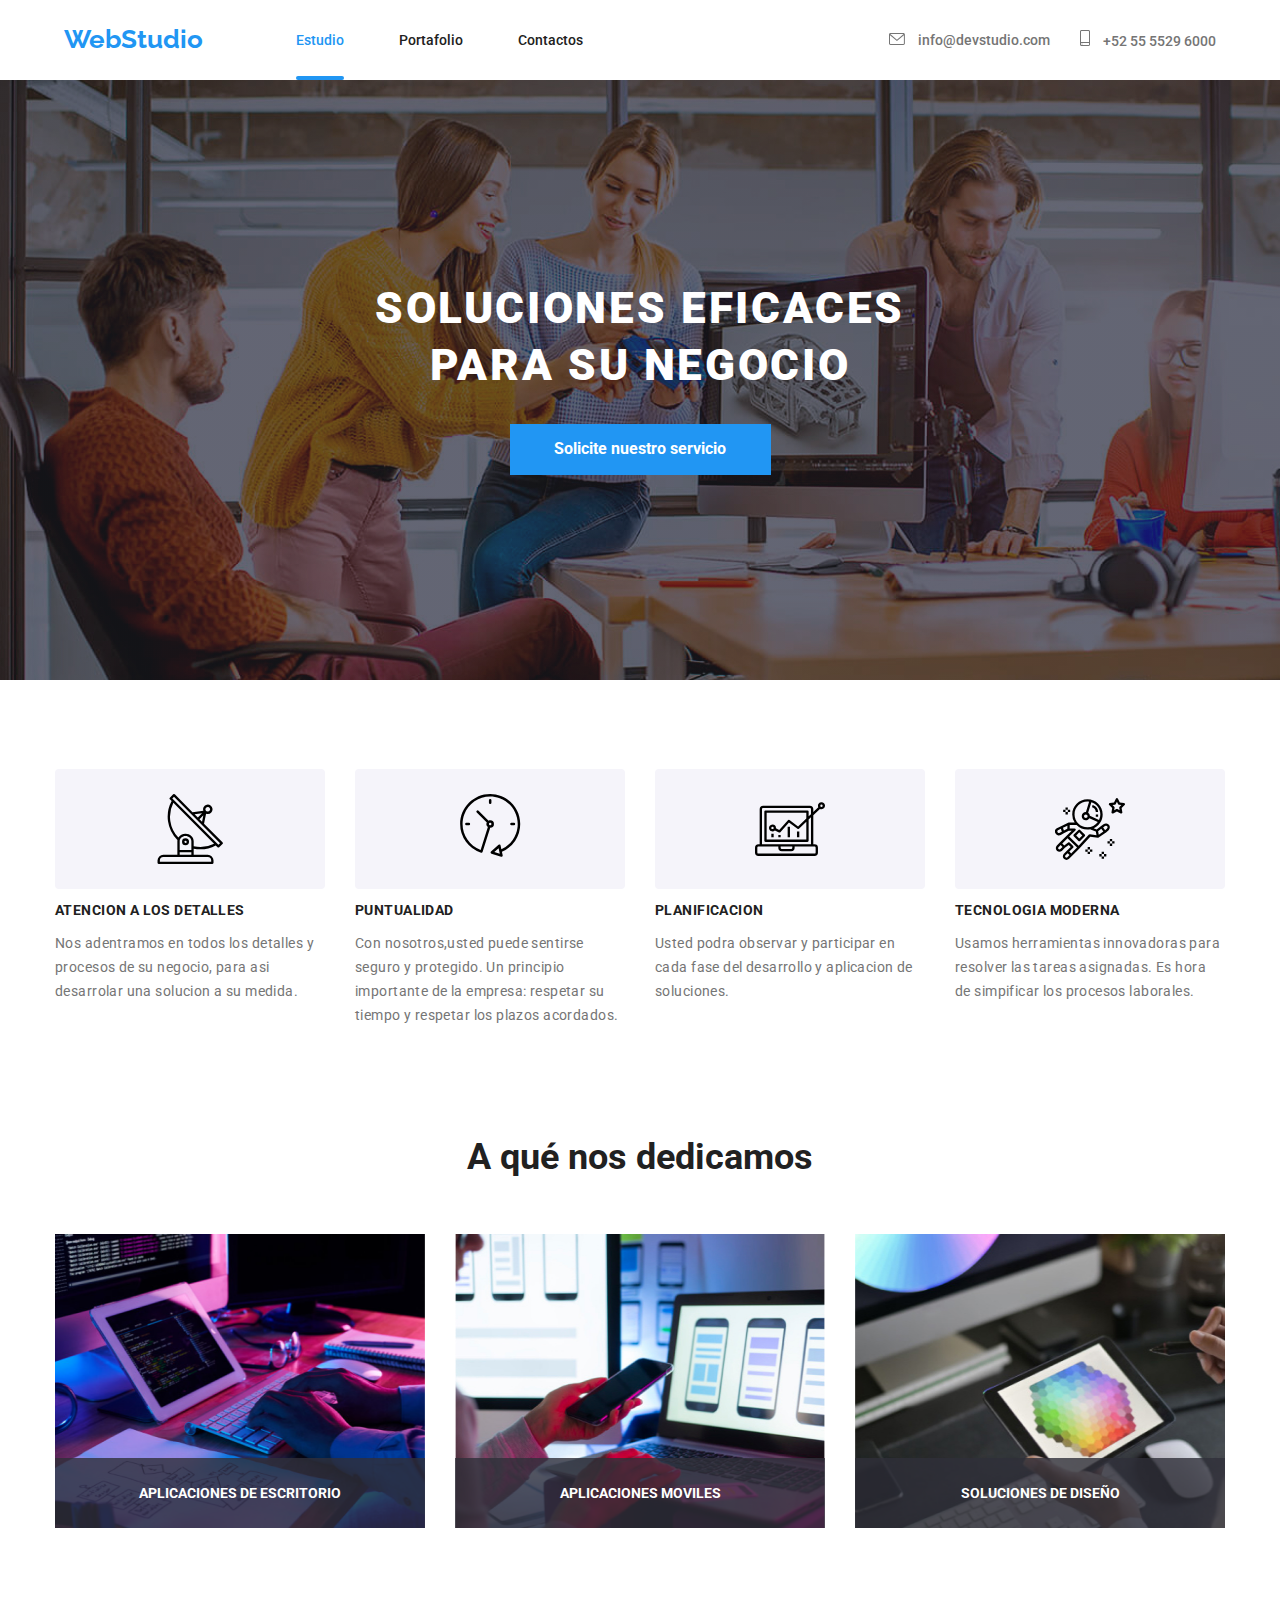
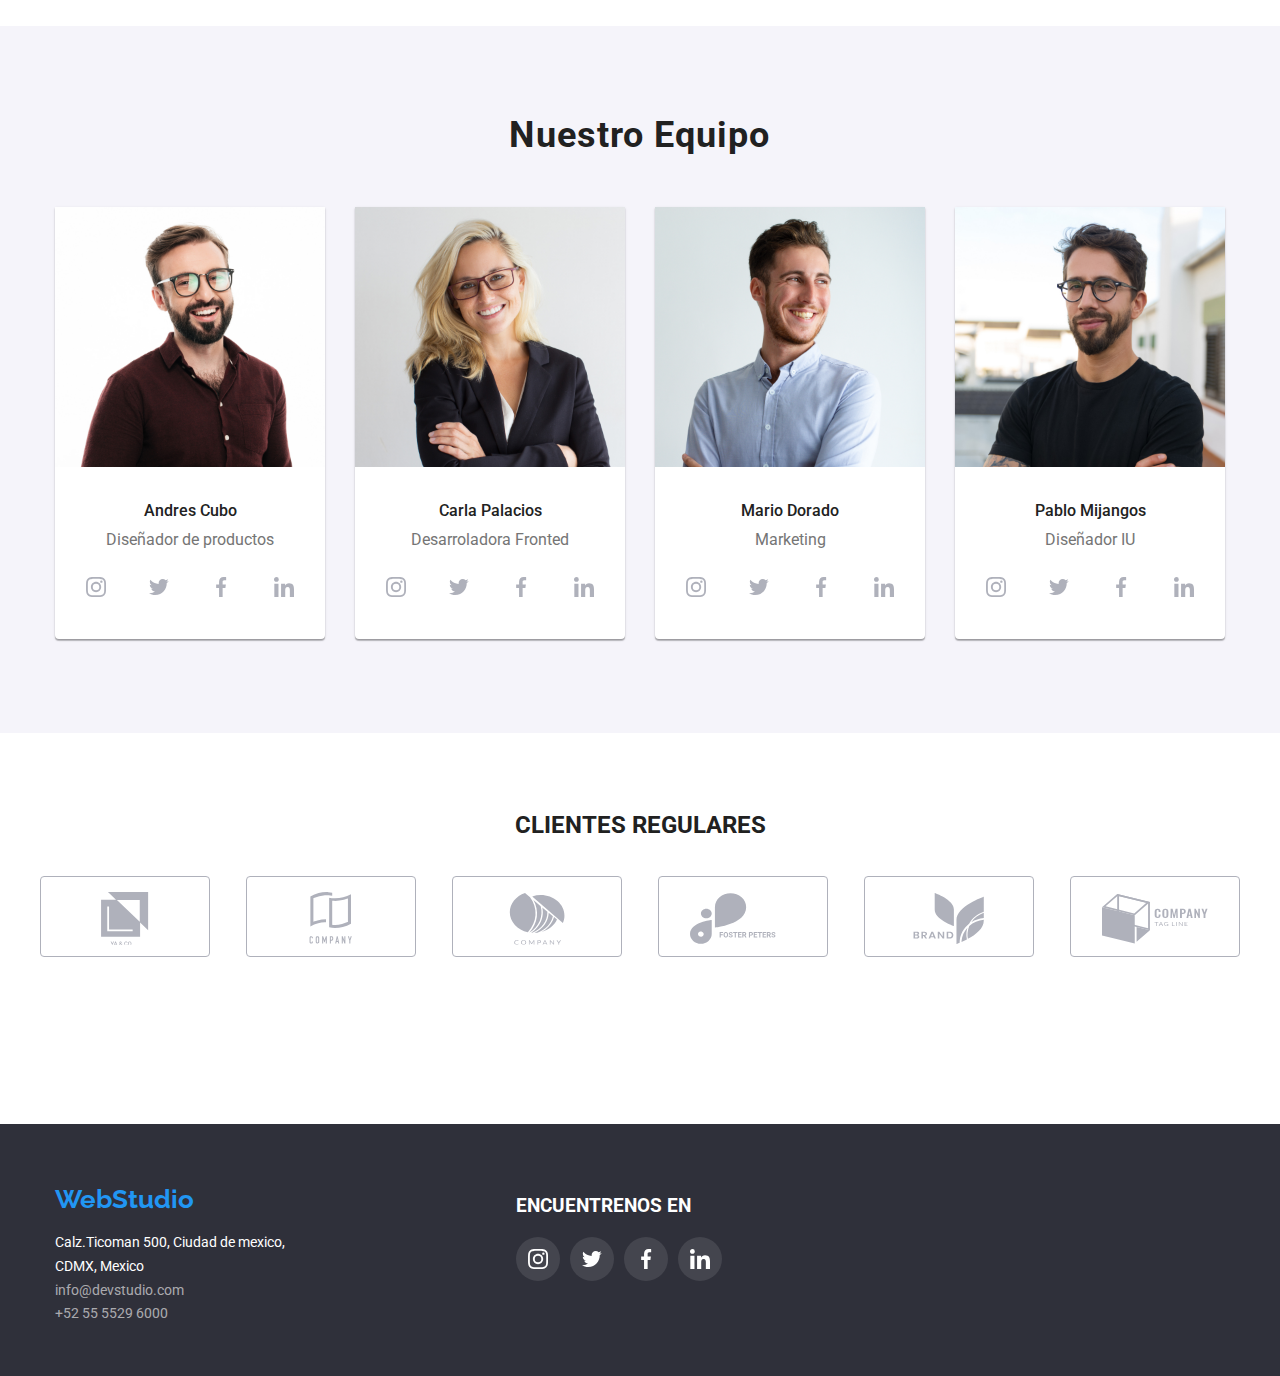
<file: index.html>
<!DOCTYPE html>
<html lang="es">
  <head>
    <meta charset="UTF-8" />
    <meta http-equiv="X-UA-Compatible" content="IE=edge" />
    <meta name="viewport" content="width=device-width, initial-scale=1.0" />
    <link rel="stylesheet" href="./CSS/styles.css" />
    <link rel="preconnect" href="https://fonts.googleapis.com" />
    <link rel="preconnect" href="https://fonts.gstatic.com" crossorigin />
    <link
      rel="stylesheet"
      href="https://cdnjs.cloudflare.com/ajax/libs/modern-normalize/1.0.0/modern-normalize.min.css"
    />
    <link
      href="https://fonts.googleapis.com/css2?family=Raleway:ital,wght@0,700;1,700&family=Roboto:ital,wght@0,400;0,500;0,700;0,900;1,400;1,500;1,700;1,900&display=swap"
      rel="stylesheet"
    />
    <title>Document</title>
  </head>

  <body>
    <header>
      <div class="container">
        <nav class="navbar">
          <div>
            <a class="nav-link link" href="#">WebStudio</a>
          </div>
          <ul class="link navigation-items">
            <li>
              <a
                class="navigation-item current-link"
                href="#"
                target="_self"
                rel="noopener noreferrer"
                >Estudio</a
              >
            </li>
            <li>
              <a
                class="navigation-item"
                href="./portfolio.html"
                target="_self"
                rel="noopener noreferrer"
                >Portafolio</a
              >
            </li>
            <li>
              <a
                class="navigation-item"
                href="#"
                target="_blank"
                rel="noopener noreferrer"
                >Contactos</a
              >
            </li>
          </ul>
          <div class="navbar">
            <ul class="link links-contact">
              <li>
                <a href="mailto:info@devstudio.com" class="info link"
                  ><svg class="icon-email" width="16" height="12">
                    <use href="./images/icons.svg#icon-email"></use>
                  </svg>
                  info@devstudio.com</a
                >
              </li>
              <li class="padding-30">
                <a href="tel:+525555296000" class="phone link"
                  ><svg class="icon-icon-phone" width="10" height="16">
                    <use href="./images/icons.svg#icon-icon-phone"></use>
                  </svg>
                  +52 55 5529 6000</a
                >
              </li>
            </ul>
          </div>
        </nav>
      </div>
    </header>
    <main>
      <section class="bg-main hero">
        <h1 class="text-white">SOLUCIONES EFICACES PARA SU NEGOCIO</h1>
        <div>
          <button class="button" type="button" data-modal-open>
            Solicite nuestro servicio
          </button>
        </div>
      </section>

      <section class="container">
        <ul class="link section about-section">
          <li class="p-30">
            <div class="about-icon">
              <svg class="" width="70" height="70">
                <use href="./images/icons.svg#icon-atentiondetails"></use>
              </svg>
            </div>
            <h3 class="primary-color">ATENCION A LOS DETALLES</h3>
            <p class="detail-color">
              Nos adentramos en todos los detalles y procesos de su negocio,
              para asi desarrolar una solucion a su medida.
            </p>
          </li>
          <li class="p-30">
            <div class="about-icon">
              <svg class="" width="70" height="70">
                <use href="./images/icons.svg#icon-puntuality"></use>
              </svg>
            </div>
            <h3 class="primary-color">PUNTUALIDAD</h3>
            <p class="detail-color">
              Con nosotros,usted puede sentirse seguro y protegido. Un principio
              importante de la empresa: respetar su tiempo y respetar los plazos
              acordados.
            </p>
          </li>
          <li class="p-30">
            <div class="about-icon">
              <svg class="" width="70" height="70">
                <use href="./images/icons.svg#icon-planning"></use>
              </svg>
            </div>
            <h3 class="primary-color">PLANIFICACION</h3>
            <p class="detail-color">
              Usted podra observar y participar en cada fase del desarrollo y
              aplicacion de soluciones.
            </p>
          </li>
          <li>
            <div class="about-icon">
              <svg class="" width="70" height="70">
                <use href="./images/icons.svg#icon-modern-tecnology"></use>
              </svg>
            </div>
            <h3 class="primary-color">TECNOLOGIA MODERNA</h3>
            <p class="detail-color">
              Usamos herramientas innovadoras para resolver las tareas
              asignadas. Es hora de simpificar los procesos laborales.
            </p>
          </li>
        </ul>
      </section>
      <section class="container">
        <div class="services">
          <h2 class="main-color">A qué nos dedicamos</h2>
          <ul class="link images-services">
            <li>
              <div class="thumb">
                <img
                  src="./images/box1.png"
                  alt="persona digitando"
                  width="370"
                  height="294"
                />
                <p class="label">APLICACIONES DE ESCRITORIO</p>
              </div>
            </li>
            <li>
              <div class="thumb">
                <img
                  src="./images/box2.jpg"
                  alt="telefonocelular"
                  width="370"
                  height="294"
                />
                <p class="label">APLICACIONES MOVILES</p>
              </div>
            </li>
            <li>
              <div class="thumb">
                <img
                  src="./images/box3.jpg"
                  alt="tablet"
                  width="370"
                  height="294"
                />
                <p class="label">SOLUCIONES DE DISEÑO</p>
              </div>
            </li>
          </ul>
        </div>
      </section>
      <section class="bg-section section">
        <div class="container our-team">
          <h2 class="team p-50">Nuestro Equipo</h2>
          <ul class="link our-team-cards">
            <li>
              <img
                src="./images/diseñadorproductos.jpg"
                alt="diseñador productos"
                width="270"
                height="260"
              />
              <div class="card-body">
                <h3 class="team-cards">Andres Cubo</h3>
                <p class="detail-team-card">Diseñador de productos</p>
                <div class="icon-social-team">
                  <a class="icon-social">
                    <svg class="" width="20" height="20">
                      <use href="./images/icons.svg#icon-instagram"></use>
                    </svg>
                  </a>
                  <a class="icon-social">
                    <svg class="" width="20" height="20">
                      <use href="./images/icons.svg#icon-twitter"></use>
                    </svg>
                  </a>
                  <a class="icon-social">
                    <svg class="" width="20" height="20">
                      <use href="./images/icons.svg#icon-facebook"></use>
                    </svg>
                  </a>
                  <a class="icon-social">
                    <svg class="" width="20" height="20">
                      <use href="./images/icons.svg#icon-linkedin"></use>
                    </svg>
                  </a>
                </div>
              </div>
            </li>
            <li>
              <img
                src="./images/devfrontend.jpg"
                alt="dev frontend"
                width="270"
                height="260"
              />
              <div class="card-body">
                <h3 class="team-cards">Carla Palacios</h3>
                <p class="detail-team-card">Desarroladora Fronted</p>
                <div class="icon-social-team">
                  <a class="icon-social">
                    <svg class="" width="20" height="20">
                      <use href="./images/icons.svg#icon-instagram"></use>
                    </svg>
                  </a>
                  <a class="icon-social">
                    <svg class="" width="20" height="20">
                      <use href="./images/icons.svg#icon-twitter"></use>
                    </svg>
                  </a>
                  <a class="icon-social">
                    <svg class="" width="20" height="20">
                      <use href="./images/icons.svg#icon-facebook"></use>
                    </svg>
                  </a>
                  <a class="icon-social">
                    <svg class="" width="20" height="20">
                      <use href="./images/icons.svg#icon-linkedin"></use>
                    </svg>
                  </a>
                </div>
              </div>
            </li>
            <li>
              <img
                src="./images/marketing.jpg"
                alt="marketing"
                width="270"
                height="260"
              />
              <div class="card-body">
                <h3 class="team-cards">Mario Dorado</h3>
                <p class="detail-team-card">Marketing</p>
                <div class="icon-social-team">
                  <a class="icon-social">
                    <svg class="" width="20" height="20">
                      <use href="./images/icons.svg#icon-instagram"></use>
                    </svg>
                  </a>
                  <a class="icon-social">
                    <svg class="" width="20" height="20">
                      <use href="./images/icons.svg#icon-twitter"></use>
                    </svg>
                  </a>
                  <a class="icon-social">
                    <svg class="" width="20" height="20">
                      <use href="./images/icons.svg#icon-facebook"></use>
                    </svg>
                  </a>
                  <a class="icon-social">
                    <svg class="" width="20" height="20">
                      <use href="./images/icons.svg#icon-linkedin"></use>
                    </svg>
                  </a>
                </div>
              </div>
            </li>
            <li>
              <img
                src="images/diseñadorIU.jpg"
                alt="diseñador IU"
                width="270"
                height="260"
              />
              <div class="card-body">
                <h3 class="team-cards">Pablo Mijangos</h3>
                <p class="detail-team-card">Diseñador IU</p>
                <div class="icon-social-team">
                  <a class="icon-social">
                    <svg class="" width="20" height="20">
                      <use href="./images/icons.svg#icon-instagram"></use>
                    </svg>
                  </a>
                  <a class="icon-social">
                    <svg class="" width="20" height="20">
                      <use href="./images/icons.svg#icon-twitter"></use>
                    </svg>
                  </a>
                  <a class="icon-social">
                    <svg class="" width="20" height="20">
                      <use href="./images/icons.svg#icon-facebook"></use>
                    </svg>
                  </a>
                  <a class="icon-social">
                    <svg class="" width="20" height="20">
                      <use href="./images/icons.svg#icon-linkedin"></use>
                    </svg>
                  </a>
                </div>
              </div>
            </li>
          </ul>
        </div>
      </section>
    </main>
    <section>
      <div class="container section-customers">
        <h2>CLIENTES REGULARES</h2>
        <ul class="link icons-customers">
          <li class="icon-customers">
            <a href=""
              ><svg width="106" height="52.8">
                <use href="./images/icons.svg#icon-grupo"></use>
              </svg>
            </a>
          </li>
          <li class="icon-customers">
            <a href=""
              ><svg width="106" height="52.8">
                <use href="./images/icons.svg#icon-company"></use>
              </svg>
            </a>
          </li>
          <li class="icon-customers">
            <a href=""
              ><svg width="106" height="52.8">
                <use href="./images/icons.svg#icon-company2"></use>
              </svg>
            </a>
          </li>
          <li class="icon-customers">
            <a href=""
              ><svg width="106" height="52.8">
                <use href="./images/icons.svg#icon-foster-peters"></use>
              </svg>
            </a>
          </li>
          <li class="icon-customers">
            <a href=""
              ><svg width="106" height="52.8">
                <use href="./images/icons.svg#icon-brand"></use>
              </svg>
            </a>
          </li>
          <li class="icon-customers">
            <a href=""
              ><svg width="106" height="52.8">
                <use href="./images/icons.svg#icon-company-tag-line"></use>
              </svg>
            </a>
          </li>
        </ul>
      </div>
    </section>
    <div class="bg-main-footer social-footer">
      <footer class="container">
        <a class="nav-link link" href="#"> WebStudio</a>
        <address>
          <ul class="link info-links-footer">
            <li>
              <a
                class="addres link"
                href="#"
                target="_blank"
                rel="noopner noreferrer"
                >Calz.Ticoman 500, Ciudad de mexico, CDMX, Mexico</a
              >
            </li>
            <li>
              <a class="info-footer link" href="mailto:info@devstudio.com"
                >info@devstudio.com</a
              >
            </li>
            <li>
              <a class="phone-footer link" href="+525555296000"
                >+52 55 5529 6000</a
              >
            </li>
          </ul>
        </address>

        <div class="icons-social-footer">
          <h3>ENCUENTRENOS EN</h3>
          <div class="icons-socials">
            <a class="icon-social-footer">
              <svg class="" width="20" height="20">
                <use href="./images/icons.svg#icon-instagram"></use>
              </svg>
            </a>
            <a class="icon-social-footer">
              <svg class="" width="20" height="20">
                <use href="./images/icons.svg#icon-twitter"></use>
              </svg>
            </a>
            <a class="icon-social-footer">
              <svg class="" width="20" height="20">
                <use href="./images/icons.svg#icon-facebook"></use>
              </svg>
            </a>
            <a class="icon-social-footer">
              <svg class="" width="20" height="20">
                <use href="./images/icons.svg#icon-linkedin"></use>
              </svg>
            </a>
          </div>
        </div>
      </footer>
    </div>
    <div class="backdrop is-hidden" data-modal>
      <div class="modal">
        <button type="button" data-modal-close>
          <svg class="" width="11" height="11">
            <use href="./images/close-modal.svg#icon-close-modal"></use>
          </svg>
        </button>
      </div>
    </div>
    <script src="./js/modal.js"></script>
  </body>
</html>
</file>
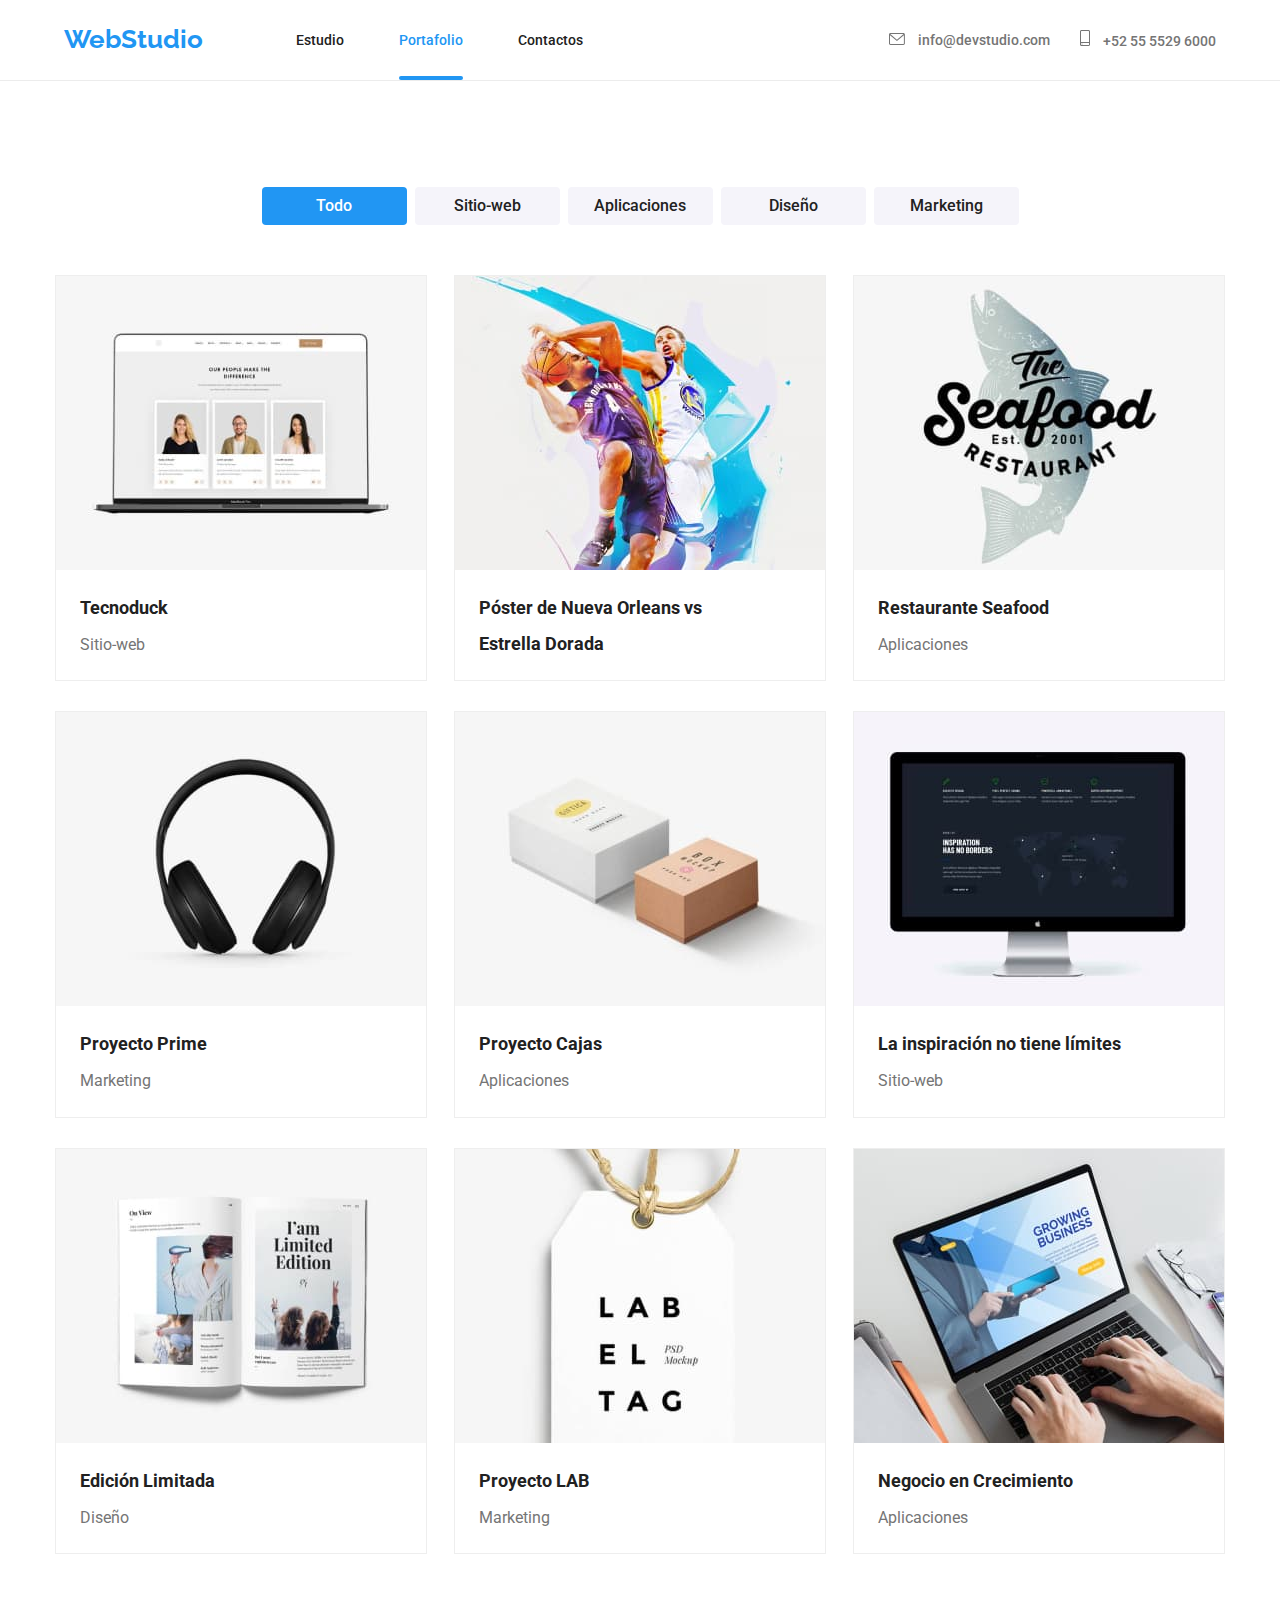
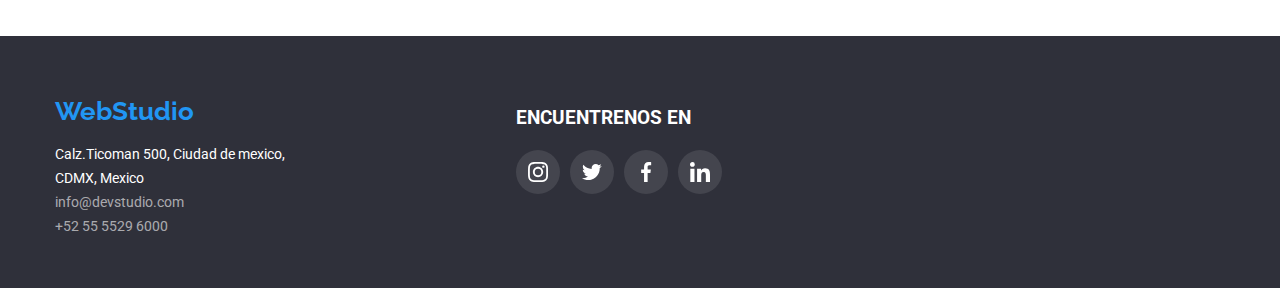
<file: portfolio.html>
<!DOCTYPE html>
<html lang="en">
  <head>
    <meta charset="UTF-8" />
    <meta http-equiv="X-UA-Compatible" content="IE=edge" />
    <meta name="viewport" content="width=device-width, initial-scale=1.0" />
    <link rel="stylesheet" href="./CSS/styles.css" />
    <link rel="preconnect" href="https://fonts.googleapis.com" />
    <link rel="preconnect" href="https://fonts.gstatic.com" crossorigin />
    <link
      rel="stylesheet"
      href="https://cdnjs.cloudflare.com/ajax/libs/modern-normalize/1.0.0/modern-normalize.min.css"
    />
    <link
      href="https://fonts.googleapis.com/css2?family=Raleway:ital,wght@0,700;1,700&family=Roboto:ital,wght@0,400;0,500;0,700;0,900;1,400;1,500;1,700;1,900&display=swap"
      rel="stylesheet"
    />
    <title>Document</title>
  </head>
  <body>
    <header class="border-header">
      <div class="container">
        <nav class="navbar">
          <div>
            <a class="nav-link link" href="./index.html">WebStudio</a>
          </div>
          <ul class="link navigation-items">
            <li>
              <a
                class="navigation-item"
                href="./index.html "
                target="_self"
                rel="noopener noreferrer"
                >Estudio</a
              >
            </li>
            <li>
              <a
                class="navigation-item current-link"
                href="#"
                target="_self"
                rel="noopener noreferrer"
                >Portafolio</a
              >
            </li>
            <li>
              <a
                class="navigation-item"
                href="#"
                target="_blank"
                rel="noopener noreferrer"
                >Contactos</a
              >
            </li>
          </ul>
          <div class="navbar">
            <ul class="link links-contact">
              <li>
                <a href="mailto:info@devstudio.com" class="info link"
                  ><svg class="icon-email" width="16" height="12">
                    <use href="./images/icons.svg#icon-email"></use>
                  </svg>
                  info@devstudio.com</a
                >
              </li>
              <li class="padding-30">
                <a href="tel:+525555296000" class="phone link"
                  ><svg class="icon-icon-phone" width="10" height="16">
                    <use href="./images/icons.svg#icon-icon-phone"></use>
                  </svg>
                  +52 55 5529 6000</a
                >
              </li>
            </ul>
          </div>
        </nav>
      </div>
    </header>
    <main>
      <div class="container">
        <ul class="link buttons-filters">
          <li>
            <button class="button-filter current-button" type="button">
              Todo
            </button>
          </li>
          <li>
            <button class="button-filter" type="button">Sitio-web</button>
          </li>
          <li>
            <button class="button-filter" type="button">Aplicaciones</button>
          </li>
          <li>
            <button class="button-filter" type="button">Diseño</button>
          </li>
          <li>
            <button class="button-filter" type="button">Marketing</button>
          </li>
        </ul>
      </div>
      <div class="container">
        <ul class="link portfolio-section">
          <li class="card-container">
            <a class="link" href="#">
              <div class="animation-card-hidden">
                <img
                  src="./images/laptop.jpg"
                  alt="laptop-tecnoduck"
                  width="370"
                  height="294"
                />
                <div class="card-animation">
                  <p>
                    Tecnoduck es una plataforma de distribución de coronavirus
                    de última generación. Las compañías usan esta plataforma
                    para el espionaje digital y los ataques a los servidores
                    seguros de la competencia.
                  </p>
                </div>
              </div>
              <h3 class="project">Tecnoduck</h3>
              <p class="detail-project">Sitio-web</p>
            </a>
          </li>
          <li class="card-container">
            <a class="link" href="#">
              <div class="animation-card-hidden">
                <img
                  src="./images/posterbasketball.jpg"
                  alt="poster-basketball"
                  width="370"
                  height="294"
                />
                <div class="card-animation">
                  <p>
                    Lorem ipsum, dolor sit amet consectetur adipisicing elit.
                    Odio nesciunt reprehenderit libero repellat dicta quisquam,
                    harum voluptates natus dolorem, porro doloribus obcaecati
                    enim hic velit dolorum maiores error modi quo.
                  </p>
                </div>
              </div>
              <h3 class="project">
                Póster de Nueva Orleans vs <br />
                Estrella Dorada
              </h3>
            </a>
          </li>
          <li class="card-container">
            <a class="link" href="#">
              <div class="animation-card-hidden">
                <img
                  src="./images/restaurant.jpg"
                  alt="logo-restaurant"
                  width="370"
                  height="294"
                />
                <div class="card-animation">
                  <p>
                    Lorem ipsum, dolor sit amet consectetur adipisicing elit.
                    Iure odit itaque temporibus! Delectus ab in asperiores,
                    error atque omnis magni inventore maiores culpa fugiat
                    dolorem fugit dolores mollitia ipsa magnam!
                  </p>
                </div>
              </div>
              <h3 class="project">Restaurante Seafood</h3>
              <p class="detail-project">Aplicaciones</p></a
            >
          </li>
          <li class="card-container">
            <a class="link" href="#"
              ><div class="animation-card-hidden">
                <img
                  src="./images/headphones.jpg"
                  alt="headphones"
                  width="370"
                  height="294"
                />
                <div class="card-animation">
                  <p>
                    Lorem ipsum dolor sit amet consectetur adipisicing elit.
                    Iste error voluptate illum delectus minus! Corrupti
                    reprehenderit labore, incidunt nesciunt magni porro,
                    mollitia ducimus maiores ad quae quam facere voluptatum!
                    Rem!s
                  </p>
                </div>
              </div>
              <h3 class="project">Proyecto Prime</h3>
              <p class="detail-project">Marketing</p></a
            >
          </li>
          <li class="card-container">
            <a class="link" href="#"
              ><div class="animation-card-hidden">
                <img
                  src="./images/box.jpg"
                  alt="box"
                  width="370"
                  height="294"
                />
                <div class="card-animation">
                  <p>
                    Lorem ipsum dolor sit amet consectetur adipisicing elit.
                    Veritatis provident asperiores autem incidunt ea accusamus,
                    adipisci dolore perspiciatis tempora eum minus placeat
                    sapiente voluptatem obcaecati? Ab, maiores. Aspernatur,
                    porro iure.
                  </p>
                </div>
              </div>
              <h3 class="project">Proyecto Cajas</h3>
              <p class="detail-project">Aplicaciones</p></a
            >
          </li>
          <li class="card-container">
            <a class="link" href="#"
              ><div class="animation-card-hidden">
                <img src="./images/pc.jpg" alt="pc" width="370" height="294" />
                <div class="card-animation">
                  <p>
                    Lorem, ipsum dolor sit amet consectetur adipisicing elit.
                    Mollitia deserunt amet iure sapiente voluptates beatae in
                    rerum possimus, debitis illo quae eveniet. Doloremque,
                    voluptatibus perspiciatis. Reiciendis expedita quibusdam
                    officia delectus?
                  </p>
                </div>
              </div>

              <h3 class="project">La inspiración no tiene límites</h3>
              <p class="detail-project">Sitio-web</p></a
            >
          </li>
          <li class="card-container">
            <a class="link" href="#"
              ><div class="animation-card-hidden">
                <img
                  src="./images/book.jpg"
                  alt="book"
                  width="370"
                  height="294"
                />
                <div class="card-animation">
                  <p>
                    Lorem ipsum dolor sit amet consectetur adipisicing elit.
                    Tenetur recusandae totam eaque iusto mollitia veritatis eum
                    odit! Beatae, sequi. Non reiciendis, ipsa cum soluta commodi
                    ex tenetur. Et, laborum nostrum.
                  </p>
                </div>
              </div>

              <h3 class="project">Edición Limitada</h3>
              <p class="detail-project">Diseño</p></a
            >
          </li>
          <li class="card-container">
            <a class="link" href="#"
              ><div class="animation-card-hidden">
                <img
                  src="./images/proyectlab.jpg"
                  alt="proyect-marketing"
                  width="370"
                  height="294"
                />
                <div class="card-animation">
                  <p>
                    Lorem ipsum dolor sit amet consectetur adipisicing elit.
                    Consectetur nulla fugiat vitae officia, quam veniam odit
                    sit, fuga, quisquam doloribus quis. Necessitatibus eaque
                    dicta dolores maxime maiores amet dolorum similique.
                  </p>
                </div>
              </div>

              <h3 class="project">Proyecto LAB</h3>
              <p class="detail-project">Marketing</p></a
            >
          </li>
          <li class="card-container">
            <a class="link" href="#"
              ><div class="animation-card-hidden">
                <img
                  src="./images/bussines.jpg"
                  alt="app-bussines"
                  width="370"
                  height="294"
                />
                <div class="card-animation">
                  <p>
                    Lorem ipsum dolor sit amet consectetur adipisicing elit.
                    Voluptatum rem nesciunt, quasi consequatur consectetur
                    laudantium eveniet asperiores autem reprehenderit. Voluptate
                    voluptatem qui dolorem blanditiis molestias possimus rerum
                    tempora facere illum!
                  </p>
                </div>
              </div>
              <h3 class="project">Negocio en Crecimiento</h3>
              <p class="detail-project">Aplicaciones</p></a
            >
          </li>
        </ul>
      </div>
    </main>
    <div class="bg-main-footer social-footer">
      <footer class="container">
        <a class="nav-link link" href="./index.html"> WebStudio</a>
        <address>
          <ul class="link info-links-footer">
            <li>
              <a
                class="addres link"
                href="#"
                target="_blank"
                rel="noopner noreferrer"
                >Calz.Ticoman 500, Ciudad de mexico, CDMX, Mexico</a
              >
            </li>
            <li>
              <a class="info-footer link" href="mailto:info@devstudio.com"
                >info@devstudio.com</a
              >
            </li>
            <li>
              <a class="phone-footer link" href="+525555296000"
                >+52 55 5529 6000</a
              >
            </li>
          </ul>
        </address>

        <div class="icons-social-footer">
          <h3>ENCUENTRENOS EN</h3>
          <div class="icons-socials">
            <a class="icon-social-footer">
              <svg class="" width="20" height="20">
                <use href="./images/icons.svg#icon-instagram"></use>
              </svg>
            </a>
            <a class="icon-social-footer">
              <svg class="" width="20" height="20">
                <use href="./images/icons.svg#icon-twitter"></use>
              </svg>
            </a>
            <a class="icon-social-footer">
              <svg class="" width="20" height="20">
                <use href="./images/icons.svg#icon-facebook"></use>
              </svg>
            </a>
            <a class="icon-social-footer">
              <svg class="" width="20" height="20">
                <use href="./images/icons.svg#icon-linkedin"></use>
              </svg>
            </a>
          </div>
        </div>
      </footer>
    </div>
  </body>
</html>
</file>
<file: CSS/styles.css>
:root {
    --primary-color: #212121;
    --secondary-color: #2196F3;
    --detail-color: #757575;
    --text-white: #FFFFFF;
    --bg-main: #2F303A;
    --bg-section: #F5F4FA;
    --bg-card: #FFFFFF;
    --icon: #AFB1BB;
}


body,
button {
    font-family: 'Roboto', 'verdana', sans-serif !important;
    color: #212121;


}

.link {
    text-decoration: none;
    list-style-type: none;

}

.link .navigation-item {
    text-decoration: none;

}


/*header*/
.nav-link {
    font-family: 'Raleway', sans-serif;
    color: var(--secondary-color);
    font-weight: 700;
    font-size: 26px;
    line-height: 1.2;
}



.navigation-item {
    color: var(--primary-color);
    font-weight: 500;
    font-size: 14px;
    line-height: 1.1;
    transition: color 250ms cubic-bezier(0.4, 0, 0.2, 1);
}

.current-link {
    color: var(--secondary-color);
    position: relative;

}

.current-link::after {
    content: "";
    position: absolute;
    left: 0;
    top: 44px;
    bottom: 0;
    display: inline-block;
    width: 100%;
    height: 4px;
    background-color: var(--secondary-color);
    border-radius: 2px;


}




.navigation-item:hover,
.navigation-item:focus {
    color: var(--secondary-color);
}




.info {
    color: var(--detail-color);
    font-weight: 500;
    font-size: 14px;
    line-height: 1.1;
    transition: color 250ms cubic-bezier(0.4, 0, 0.2, 1)
}

.info:hover,
.info:focus {

    color: var(--secondary-color);
}


.icon-email {
    fill: currentColor;
    margin-right: 10px;
}

.icon-email:hover {
    fill: var(--secondary-color);
}



.phone {
    color: var(--detail-color);
    font-weight: 500;
    font-size: 14px;
    line-height: 1.1;
    transition: color 250ms cubic-bezier(0.4, 0, 0.2, 1)
}

.phone:hover,
.phone:focus {
    color: var(--secondary-color);
}

.icon-icon-phone {
    fill: currentColor;
    margin-right: 10px;
}

.icon-icon-phone:hover {
    fill: var(--secondary-color);
}

/*main*/
.bg-main {
    background-image: linear-gradient(to right, rgba(47, 48, 58, 0.4), rgba(47, 48, 58, 0.4)), url(../images/bg-main.jpg);
    background-size: cover;
    background-repeat: no-repeat;
}

.text-white {
    color: var(--text-white);
    font-weight: 900;
    font-size: 44px;
    line-height: 1.3;
    text-align: center;
    letter-spacing: 0.06em;
    margin-top: 0;
    margin-bottom: 30px;
}

.main-color {
    color: var(--primary-color);
    font-weight: 700;
    font-size: 36px;
    line-height: 1.2;
    margin-bottom: 55px;
}

.button {
    background-color: var(--secondary-color);
    color: var(--text-white);
    cursor: pointer;
    font-weight: 700;
    font-size: 16px;
    line-height: 1.9;
    border: 0;
    width: 261px;
    padding: 10px 32px 10px 32px;
}

.button:hover,
.button:focus {
    color: #188CE8;
}

.button:active {
    color: var(--text-white);
}

.primary-color {
    color: var(--primary-color);
    font-weight: 700;
    font-size: 14px;
    line-height: 1.1;
    letter-spacing: 0.03em;
}

.detail-color {
    color: var(--detail-color);
    font-weight: 400;
    font-size: 14px;
    line-height: 1.7;
    letter-spacing: 0.03em;


}

.bg-section {
    background-color: var(--bg-section);
}

.team {
    font-weight: 700;
    font-size: 36px;
    letter-spacing: 0.03em;
}

.team-cards {
    font-weight: 500;
    font-size: 16px;
    line-height: 1.2;
}

.detail-team-card {
    color: var(--detail-color);
    font-size: 16px;
    font-weight: 400;
    line-height: 1.2;
}


/*footer*/
.bg-main-footer {
    background-color: var(--bg-main);
    height: 252px;
    padding: 60px 0 60px 0;
}

.addres {
    color: var(--text-white);
    font-style: normal;
    font-weight: 400;
    font-size: 14px;
    line-height: 1.7;
}

.info-links-footer {
    margin: 6 0 0 0;
    padding: 0;
    width: 231px;
}

.info-footer {
    color: rgba(255, 255, 255, 0.6);
    font-style: normal;
    font-weight: 400;
    font-size: 14px;
    line-height: 1.7;
    transition: color 250ms cubic-bezier(0.4, 0, 0.2, 1)
}

.info-footer:hover,
.info-footer:focus {
    color: var(--secondary-color);
}

.phone-footer {
    color: rgba(255, 255, 255, 0.6);
    font-style: normal;
    font-weight: 400;
    font-size: 14px;
    line-height: 1.7;
    transition: color 250ms cubic-bezier(0.4, 0, 0.2, 1)
}

.phone-footer:hover,
.phone-footer:focus {
    color: var(--secondary-color);
}

/*portfolio-main*/

.link .current-button {
    background-color: var(--secondary-color);
    color: var(--text-white);
}

.button-filter {
    width: 145px;
    height: 38px;
    background-color: var(--bg-section);
    color: var(--primary-color);
    font-weight: 500;
    font-size: 16px;
    line-height: 1.6;
    cursor: pointer;
    border-radius: 4px;
    border: none;
    transition: background-color 250ms cubic-bezier(0.4, 0, 0.2, 1), color 250ms cubic-bezier(0.4, 0, 0.2, 1);
}

.button-filter:hover,
.button-filter:focus {
    background-color: var(--secondary-color);
    color: var(--text-white);
    box-shadow: 0px 3px 1px rgba(0, 0, 0, 0.1), 0px 1px 2px rgba(0, 0, 0, 0.08), 0px 2px 2px rgba(0, 0, 0, 0.12);
    border-radius: 4px;
}

.project {
    color: var(--primary-color);
    font-weight: 700;
    font-size: 18px;
    line-height: 2;

}

.detail-project {
    color: var(--detail-color);
    font-size: 16px;
    line-height: 1.9;
}

/*flex*/

.container {
    width: 1200px;
    padding-left: 15px;
    padding-right: 15px;
    margin-left: auto;
    margin-right: auto;


}

.section {
    padding-top: 89px;
    padding-bottom: 94px;
}

/*flex header*/
.navbar {
    height: 80px;
    display: flex;
    flex-direction: row;
    justify-content: center;
    padding-top: 32px;
    padding-bottom: 32px;
    align-items: center;

}

.border-header {
    border-bottom: 1px solid #ECECEC;
}

.logo {
    display: flex;
}

.navigation-items {
    width: 380px;
    display: flex;
    padding-left: 93px;
    margin: 0;
    justify-content: space-between;
}



.links-contact {
    width: 100%;
    display: flex;
    align-items: center;
    padding-left: 306px;
    margin: 0;

}

.padding-30 {
    padding-left: 30px;
}

.p-30 {
    padding-right: 30px;
}


/*flex main*/
.hero {
    height: 600px;
    display: flex;
    flex-direction: column;
    align-items: center;
    padding-top: 200px;
    padding-bottom: 200px;
    padding-left: 310px;
    padding-right: 310px;
    margin-bottom: 0;
}


.about-icon {
    display: flex;
    justify-content: center;
    align-items: center;
    background-color: var(--bg-section);
    border-radius: 4px;
    width: 270px;
    height: 120px;
}

.about-section {

    display: flex;
    justify-content: space-between;
    padding-left: 0;
    margin: 0;
}

/*.about-section>li>h3 {
    margin-top: 0;
}*/

.about-section>h3 {
    margin-top: 30px;
}

.services {
    display: flex;
    flex-direction: column;
    padding-bottom: 94px;
    margin-bottom: 0;

}

.services>h2 {
    display: flex;
    justify-content: center;
    margin-top: 0;
}

.services>.images-services {
    display: flex;
    flex-direction: row;
    justify-content: space-between;
    padding: 0;
    margin-top: 0;
    margin-bottom: 0;
}


.thumb {
    position: relative;
    overflow: hidden;
}

.thumb>.label {
    position: absolute;
    top: 224px;
    right: 0;
    left: 0;
    bottom: 0;
    margin: 0;
    background-color: rgba(47, 48, 58, 0.8);
    height: 70px;
    color: var(--text-white);
    font-weight: 700;
    font-size: 14px;
    line-height: 16px;
    text-align: center;
    display: flex;
    justify-content: center;
    align-items: center;
}

.our-team {
    display: flex;
    flex-direction: column;
}

.our-team>h2 {
    display: flex;
    justify-content: center;
    margin: 0;
}

.p-50 {
    padding-bottom: 50px;
}

.our-team-cards {
    display: flex;
    justify-content: space-between;
    padding: 0;
    margin: 0;
}

.our-team>.our-team-cards>li {
    background-color: var(--bg-card);
    box-shadow: 0px 1px 3px rgba(0, 0, 0, 0.12), 0px 1px 1px rgba(0, 0, 0, 0.14), 0px 2px 1px rgba(0, 0, 0, 0.2);
    border-radius: 0px 0px 4px 4px;
}

.card-body>h3 {

    padding: 30px 0 10px 0;
    margin: 0;
}

.card-body>p {
    display: flex;
    justify-content: center;
    padding: 0 0 16px 0;
    margin: 0;
}

.card-body {
    display: flex;
    flex-direction: column;
    align-items: center;
    padding-bottom: 30px;
}

.icon-social-team {
    width: 100%;
    display: flex;
    justify-content: space-evenly;
}

.icon-social-team>.icon-social>svg {
    fill: var(--icon);
    transition: fill 250ms cubic-bezier(0.4, 0, 0.2, 1);
}



.icon-social:hover svg {
    fill: var(--text-white);
}


.icon-social {
    display: grid;
    place-items: center;
    width: 44px;
    height: 44px;
    background-color: var(--text-white);
    border-radius: 50px;
    cursor: pointer;
    transition: background-color 250ms cubic-bezier(0.4, 0, 0.2, 1);
}

.icon-social-team>.icon-social:hover,
.icon-social-team>.icon-social:focus {
    background-color: var(--secondary-color);

}


/*flex regular customers*/
.section-customers {
    display: flex;
    flex-direction: column;
    justify-content: center;
    align-items: center;
    padding: 59px 0 151px 0;
}

.section-customers>.icons-customers {
    display: flex;
    justify-content: space-between;
    width: 100%;
    padding: 0;
}

.icon-customers {
    display: flex;
    justify-content: center;
    align-items: center;
    padding-top: 9px;
}

.icon-customers {
    border: 1px solid var(--icon);
    border-radius: 4px;
    width: 170px;
    height: 81px;
    cursor: pointer;
    transition: border 250ms cubic-bezier(0.4, 0, 0.2, 1);

}

.icon-customers:hover {
    border: 1px solid var(--secondary-color);
}

.section-customers>.icons-customers>li>a>svg {
    fill: var(--icon);
    transition: fill 250ms cubic-bezier(0.4, 0, 0.2, 1);
}

.section-customers>.icons-customers>li:hover svg {
    fill: var(--secondary-color);
}

/*flex footer*/

.footer-section {
    display: flex;
}

.icons-social-footer {
    width: 206px;
}

.social-footer {
    position: relative;
}

.icons-social-footer {
    position: absolute;
    left: 516px;
    bottom: 100px;
    top: 72px;
}

.icons-social-footer>h3 {
    margin: 0 0 20px 0;
    color: var(--text-white);
}

.icons-socials {
    width: 100%;
    display: flex;
    justify-content: space-between;
}

.icons-socials>.icon-social-footer>svg {
    fill: var(--text-white);

}

.icon-social-footer {
    display: grid;
    place-items: center;
    width: 44px;
    height: 44px;
    background-color: rgba(255, 255, 255, 0.1);
    border-radius: 50px;
    cursor: pointer;
    transition: background-color 250ms cubic-bezier(0.4, 0, 0.2, 1);
}

.icons-socials>.icon-social-footer:hover,
.icon-social-team>.icon-social:focus {
    background-color: var(--secondary-color);

}

/*flex portfolio*/

.buttons-filters {
    display: flex;
    justify-content: center;
    padding: 106px 0px 50px 0px;
    margin: 0;
}

.buttons-filters li {
    display: block;
    padding: 0px 8px 0px 0px;
}

.buttons-filters li:last-child {
    padding-right: 0px;
}

.portfolio-section {
    display: flex;
    flex-wrap: wrap;
    justify-content: space-between;
    padding: 0px 0px 82px 0px;
    margin: 0;
}

.portfolio-section>li {
    background-color: var(--bg-card);
    border: 1px solid #EEEEEE;
    margin-bottom: 30px;
    transition: box-shadow 250ms cubic-bezier(0.4, 0, 0.2, 1);
}

.portfolio-section>li:hover,
.portfolio-section>li:focus {

    box-shadow: 0px 1px 1px rgba(0, 0, 0, 0.12), 0px 4px 4px rgba(0, 0, 0, 0.06), 1px 4px 6px rgba(0, 0, 0, 0.16);
}

.portfolio-section>li:nth-child(n+7) {
    margin-bottom: 0;
}

.portfolio-section .project {
    display: flex;
    justify-content: flex-start;
    padding: 20px 24px 4px 24px;
    margin: 0;
}

.portfolio-section p {
    display: flex;
    justify-content: flex-start;
    padding: 0px 24px 20px 24px;
    margin: 0;
}

.card-container {
    position: relative;
}

.card-animation {
    position: absolute;
    top: 0;
    width: 370px;
    height: 294px;
    background-color: rgba(33, 150, 243, 0.9);
    padding: 63px 24px;
    transform: translateY(105%);
    transition: transform 250ms cubic-bezier(0.4, 0, 0.2, 1);
}

.card-container:hover .card-animation {
    transform: translateY(0%);
}

.animation-card-hidden {
    position: relative;
    overflow: hidden;
    height: 294px;
}

.card-animation>p {
    padding: 0;
    font-weight: 400;
    font-size: 18px;
    line-height: 28px;
    letter-spacing: 0.03em;
    color: var(--text-white);
}



/*modal*/

.backdrop {
    position: fixed;
    width: 100%;
    height: 100vh;
    left: 0px;
    top: 0px;
    background-color: rgba(0, 0, 0, 0.2);
    transition: background-color 250ms cubic-bezier(0.4, 0, 0.2, 1);
}

.modal {

    position: fixed;
    left: 50%;
    top: 50%;
    width: 528px;
    height: 581px;
    background-color: var(--bg-card);
    box-shadow: 0px 1px 3px rgba(0, 0, 0, 0.12), 0px 1px 1px rgba(0, 0, 0, 0.14), 0px 2px 1px rgba(0, 0, 0, 0.2);
    border-radius: 4px;
    transform: translate(-50%, -50%);
    opacity: 1;
    transition: transform 250ms cubic-bezier(0.4, 0, 0.2, 1), opacity 250ms cubic-bezier(0.4, 0, 0.2, 1);
}

.modal>button {
    position: absolute;
    left: 490px;
    top: 8px;
    right: 8pX;
    width: 30px;
    height: 30px;
    padding: 0;
    background: #FFFFFF;
    border: 1px solid rgba(0, 0, 0, 0.1);
    border-radius: 50%;
    cursor: pointer;

}

.is-hidden {
    visibility: hidden;
    opacity: 0;
    pointer-events: none;
}
</file>
